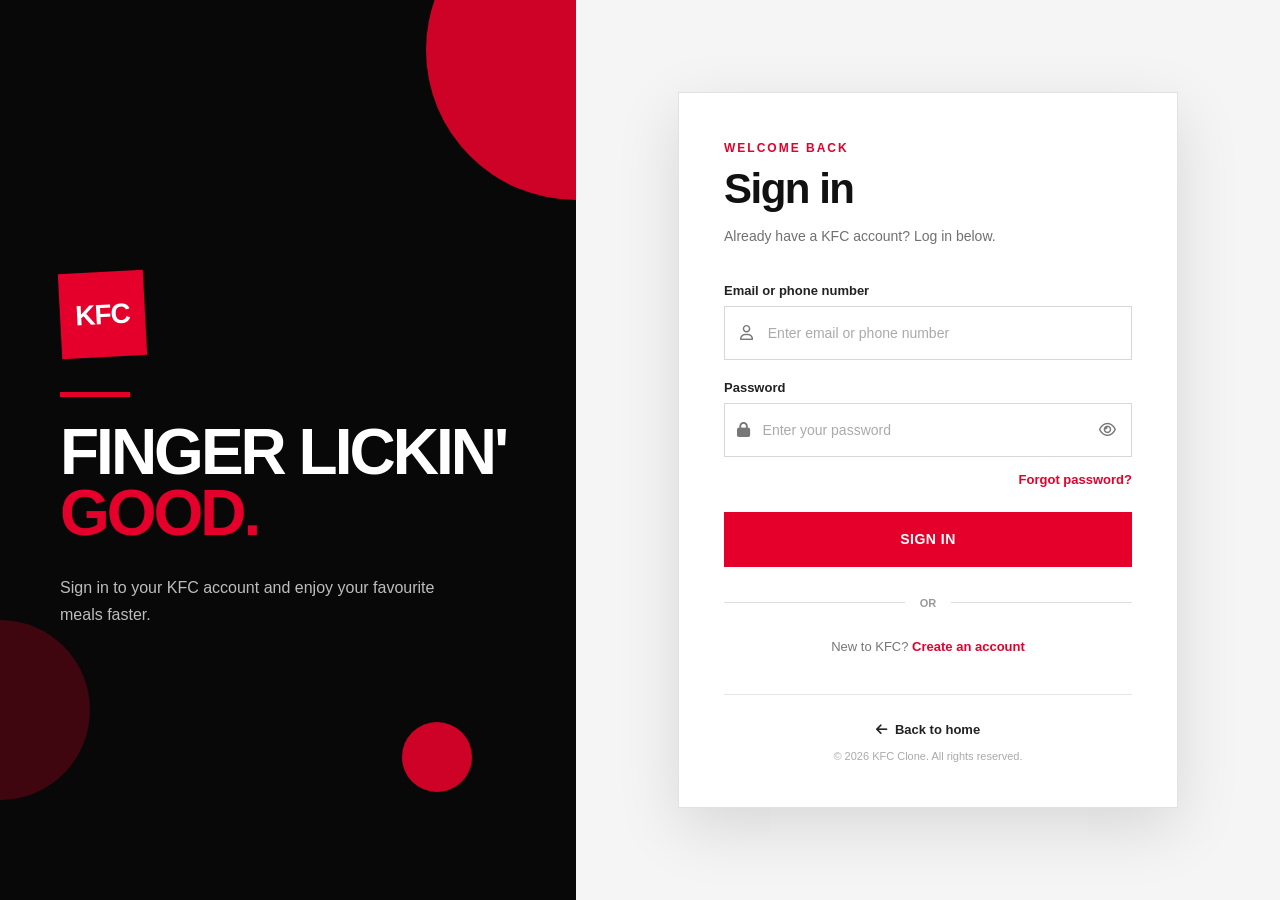
<file: login.html>
<!DOCTYPE html>
<html lang="en">
<head>
    <meta charset="UTF-8">
    <meta name="viewport" content="width=device-width, initial-scale=1.0">

    <title>KFC - Sign In</title>

    <link rel="stylesheet" href="./login.css">

    <link
        rel="stylesheet"
        href="https://cdnjs.cloudflare.com/ajax/libs/font-awesome/6.5.2/css/all.min.css"
    >
</head>

<body>

    <main class="kfc-auth-wrapper">

    
        <section class="kfc-auth-brand">

            <div class="kfc-auth-brand-content">

                <a href="./index.html" class="kfc-auth-logo">
                    KFC
                </a>

                <span class="kfc-auth-brand-line"></span>

                <h1>
                    Finger Lickin'
                    <span>Good.</span>
                </h1>

                <p>
                    Sign in to your KFC account and enjoy
                    your favourite meals faster.
                </p>

            </div>


            <div class="kfc-auth-shape kfc-auth-shape-one"></div>
            <div class="kfc-auth-shape kfc-auth-shape-two"></div>
            <div class="kfc-auth-shape kfc-auth-shape-three"></div>

        </section>



        <section class="kfc-auth-container">

            <div class="kfc-auth-card">



                <section
                    class="kfc-auth-form-section"
                    id="kfc-login"
                >

                    <div class="kfc-auth-heading">

                        <span class="kfc-auth-eyebrow">
                            WELCOME BACK
                        </span>

                        <h2>
                            Sign in
                        </h2>

                        <p>
                            Already have a KFC account?
                            Log in below.
                        </p>

                    </div>


                    <form class="kfc-auth-form">


                        <div class="kfc-auth-input-group">

                            <label for="kfc-login-email">
                                Email or phone number
                            </label>

                            <div class="kfc-auth-input-box">

                                <i class="fa-regular fa-user"></i>

                                <input
                                    type="text"
                                    id="kfc-login-email"
                                    placeholder="Enter email or phone number"
                                    autocomplete="username"
                                >

                            </div>

                        </div>



                        <div class="kfc-auth-input-group">

                            <label for="kfc-login-password">
                                Password
                            </label>

                            <div class="kfc-auth-input-box">

                                <i class="fa-solid fa-lock"></i>

                                <input
                                    type="password"
                                    id="kfc-login-password"
                                    placeholder="Enter your password"
                                    autocomplete="current-password"
                                >

                                <button
                                    type="button"
                                    class="kfc-auth-password-toggle"
                                    data-target="kfc-login-password"
                                    aria-label="Show password"
                                >
                                    <i class="fa-regular fa-eye"></i>
                                </button>

                            </div>

                        </div>



                        <div class="kfc-auth-forgot-row">

                            <a
                                href="#kfc-forgot"
                                class="kfc-auth-link"
                            >
                                Forgot password?
                            </a>

                        </div>



                        <button
                            type="submit"
                            class="kfc-auth-primary-btn"
                        >
                            Sign in
                        </button>

                    </form>



                    <div class="kfc-auth-divider">
                        <span>OR</span>
                    </div>



                    <div class="kfc-auth-switch">

                        <p>
                            New to KFC?
                            <a href="#kfc-signup">
                                Create an account
                            </a>
                        </p>

                    </div>


                </section>



      

                <section
                    class="kfc-auth-form-section"
                    id="kfc-signup"
                >

                    <div class="kfc-auth-heading">

                        <span class="kfc-auth-eyebrow">
                            JOIN KFC
                        </span>

                        <h2>
                            Create account
                        </h2>

                        <p>
                            Create your account and order
                            your favourite food easily.
                        </p>

                    </div>


                    <form class="kfc-auth-form">


                        <div class="kfc-auth-input-group">

                            <label for="kfc-signup-name">
                                Full name
                            </label>

                            <div class="kfc-auth-input-box">

                                <i class="fa-regular fa-user"></i>

                                <input
                                    type="text"
                                    id="kfc-signup-name"
                                    placeholder="Enter your full name"
                                    autocomplete="name"
                                >

                            </div>

                        </div>



                        <div class="kfc-auth-input-group">

                            <label for="kfc-signup-email">
                                Email address
                            </label>

                            <div class="kfc-auth-input-box">

                                <i class="fa-regular fa-envelope"></i>

                                <input
                                    type="email"
                                    id="kfc-signup-email"
                                    placeholder="Enter your email"
                                    autocomplete="email"
                                >

                            </div>

                        </div>



                        <div class="kfc-auth-input-group">

                            <label for="kfc-signup-password">
                                Password
                            </label>

                            <div class="kfc-auth-input-box">

                                <i class="fa-solid fa-lock"></i>

                                <input
                                    type="password"
                                    id="kfc-signup-password"
                                    placeholder="Create a password"
                                    autocomplete="new-password"
                                >

                                <button
                                    type="button"
                                    class="kfc-auth-password-toggle"
                                    data-target="kfc-signup-password"
                                    aria-label="Show password"
                                >
                                    <i class="fa-regular fa-eye"></i>
                                </button>

                            </div>

                        </div>


                        <button
                            type="submit"
                            class="kfc-auth-primary-btn"
                        >
                            Create account
                        </button>

                    </form>


                    <div class="kfc-auth-switch">

                        <p>
                            Already have an account?
                            <a href="#kfc-login">
                                Sign in
                            </a>
                        </p>

                    </div>

                </section>



          
                <section
                    class="kfc-auth-form-section"
                    id="kfc-forgot"
                >

                    <div class="kfc-auth-heading">

                        <span class="kfc-auth-eyebrow">
                            ACCOUNT RECOVERY
                        </span>

                        <h2>
                            Forgot password?
                        </h2>

                        <p>
                            Enter your email address and we'll
                            help you reset your password.
                        </p>

                    </div>


                    <form class="kfc-auth-form">

                        <div class="kfc-auth-input-group">

                            <label for="kfc-forgot-email">
                                Email address
                            </label>

                            <div class="kfc-auth-input-box">

                                <i class="fa-regular fa-envelope"></i>

                                <input
                                    type="email"
                                    id="kfc-forgot-email"
                                    placeholder="Enter your email"
                                    autocomplete="email"
                                >

                            </div>

                        </div>


                        <button
                            type="submit"
                            class="kfc-auth-primary-btn"
                        >
                            Send reset link
                        </button>

                    </form>


                    <div class="kfc-auth-switch">

                        <p>
                            Remember your password?
                            <a href="#kfc-login">
                                Back to sign in
                            </a>
                        </p>

                    </div>

                </section>



            

                <section
                    class="kfc-auth-form-section"
                    id="kfc-reset"
                >

                    <div class="kfc-auth-heading">

                        <span class="kfc-auth-eyebrow">
                            RESET PASSWORD
                        </span>

                        <h2>
                            Create new password
                        </h2>

                        <p>
                            Choose a strong new password
                            for your account.
                        </p>

                    </div>


                    <form class="kfc-auth-form">


                        <div class="kfc-auth-input-group">

                            <label for="kfc-reset-password">
                                New password
                            </label>

                            <div class="kfc-auth-input-box">

                                <i class="fa-solid fa-lock"></i>

                                <input
                                    type="password"
                                    id="kfc-reset-password"
                                    placeholder="Enter new password"
                                    autocomplete="new-password"
                                >

                                <button
                                    type="button"
                                    class="kfc-auth-password-toggle"
                                    data-target="kfc-reset-password"
                                    aria-label="Show password"
                                >
                                    <i class="fa-regular fa-eye"></i>
                                </button>

                            </div>

                        </div>



                        <div class="kfc-auth-input-group">

                            <label for="kfc-reset-confirm">
                                Confirm password
                            </label>

                            <div class="kfc-auth-input-box">

                                <i class="fa-solid fa-lock"></i>

                                <input
                                    type="password"
                                    id="kfc-reset-confirm"
                                    placeholder="Confirm new password"
                                    autocomplete="new-password"
                                >

                                <button
                                    type="button"
                                    class="kfc-auth-password-toggle"
                                    data-target="kfc-reset-confirm"
                                    aria-label="Show password"
                                >
                                    <i class="fa-regular fa-eye"></i>
                                </button>

                            </div>

                        </div>


                        <button
                            type="submit"
                            class="kfc-auth-primary-btn"
                        >
                            Reset password
                        </button>

                    </form>


                    <div class="kfc-auth-switch">

                        <p>
                            <a href="#kfc-login">
                                Back to sign in
                            </a>
                        </p>

                    </div>

                </section>


                <!-- =====================================
                     FOOTER
                ====================================== -->

                <footer class="kfc-auth-footer">

                    <a href="./index.html">
                        <i class="fa-solid fa-arrow-left"></i>
                        Back to home
                    </a>

                    <p>
                        © 2026 KFC Clone. All rights reserved.
                    </p>

                </footer>


            </div>

        </section>

    </main>



 

    <script>


        const kfcAuthPasswordButtons =
            document.querySelectorAll(
                ".kfc-auth-password-toggle"
            );


        kfcAuthPasswordButtons.forEach(button => {

            button.addEventListener("click", () => {

                const targetId =
                    button.getAttribute("data-target");

                const passwordInput =
                    document.getElementById(targetId);

                const icon =
                    button.querySelector("i");


                if (passwordInput.type === "password") {

                    passwordInput.type = "text";

                    icon.classList.remove(
                        "fa-eye"
                    );

                    icon.classList.add(
                        "fa-eye-slash"
                    );

                    button.setAttribute(
                        "aria-label",
                        "Hide password"
                    );

                } else {

                    passwordInput.type = "password";

                    icon.classList.remove(
                        "fa-eye-slash"
                    );

                    icon.classList.add(
                        "fa-eye"
                    );

                    button.setAttribute(
                        "aria-label",
                        "Show password"
                    );

                }

            });

        });



      

        const kfcAuthSections =
            document.querySelectorAll(
                ".kfc-auth-form-section"
            );


        function kfcShowAuthSection(sectionId) {

        

            kfcAuthSections.forEach(section => {

                section.style.display = "none";

            });



            if (!sectionId) {

                sectionId = "#kfc-login";

            }



            const targetSection =
                document.querySelector(sectionId);



            if (targetSection) {

                targetSection.style.display = "block";

            } else {

            

                document.querySelector(
                    "#kfc-login"
                ).style.display = "block";

            }

        }




        window.addEventListener(
            "hashchange",
            () => {

                kfcShowAuthSection(
                    window.location.hash
                );

            }
        );




        kfcShowAuthSection(
            window.location.hash
        );

    </script>

</body>
</html>
</file>
<file: login.css>
* {
    margin: 0;
    padding: 0;
    box-sizing: border-box;
}


html {
    scroll-behavior: smooth;
}


body {
    min-height: 100vh;
    font-family: Arial, Helvetica, sans-serif;
    background: #080808;
    color: #111;
}


button,
input {
    font-family: inherit;
}


button {
    cursor: pointer;
}


a {
    text-decoration: none;
}




.kfc-auth-wrapper {
    min-height: 100vh;
    width: 100%;
    display: flex;
}



.kfc-auth-brand {
    position: relative;

    width: 45%;
    min-height: 100vh;

    overflow: hidden;

    background: #080808;
    color: white;

    display: flex;
    align-items: center;
    justify-content: center;

    padding: 60px;
}


.kfc-auth-brand-content {
    position: relative;
    z-index: 5;

    width: 100%;
    max-width: 500px;
}




.kfc-auth-logo {
    display: inline-flex;

    align-items: center;
    justify-content: center;

    width: 85px;
    height: 85px;

    margin-bottom: 35px;

    background: #e4002b;
    color: white;

    font-size: 28px;
    font-weight: 900;

    letter-spacing: -1px;

    transform: rotate(-3deg);

    transition: 0.3s ease;
}


.kfc-auth-logo:hover {
    transform: rotate(0deg) scale(1.05);
}



.kfc-auth-brand-line {
    display: block;

    width: 70px;
    height: 5px;

    margin-bottom: 25px;

    background: #e4002b;
}



.kfc-auth-brand h1 {
    max-width: 450px;

    font-size: clamp(45px, 5vw, 76px);
    line-height: 0.95;

    font-weight: 900;

    text-transform: uppercase;

    letter-spacing: -3px;
}


.kfc-auth-brand h1 span {
    display: block;

    color: #e4002b;
}


.kfc-auth-brand-content p {
    max-width: 420px;

    margin-top: 30px;

    color: #bdbdbd;

    font-size: 16px;
    line-height: 1.7;
}




.kfc-auth-shape {
    position: absolute;

    border-radius: 50%;

    background: #e4002b;

    opacity: 0.9;
}


.kfc-auth-shape-one {
    width: 300px;
    height: 300px;

    right: -150px;
    top: -100px;
}


.kfc-auth-shape-two {
    width: 180px;
    height: 180px;

    left: -90px;
    bottom: 100px;

    opacity: 0.25;
}


.kfc-auth-shape-three {
    width: 70px;
    height: 70px;

    right: 18%;
    bottom: 12%;
}




.kfc-auth-container {
    width: 55%;
    min-height: 100vh;

    background: #f5f5f5;

    display: flex;
    align-items: center;
    justify-content: center;

    padding: 50px 30px;
}




.kfc-auth-card {
    width: 100%;
    max-width: 500px;

    padding: 45px;

    background: #ffffff;

    border: 1px solid #e2e2e2;

    box-shadow:
        0 20px 60px rgba(0, 0, 0, 0.12);
}




.kfc-auth-form-section {
    display: none;
}




.kfc-auth-heading {
    margin-bottom: 35px;
}


.kfc-auth-eyebrow {
    display: inline-block;

    margin-bottom: 10px;

    color: #e4002b;

    font-size: 12px;
    font-weight: 800;

    letter-spacing: 2px;
}


.kfc-auth-heading h2 {
    color: #111;

    font-size: 42px;
    font-weight: 900;

    letter-spacing: -1.5px;
}


.kfc-auth-heading p {
    margin-top: 12px;

    color: #707070;

    font-size: 14px;
    line-height: 1.6;
}




.kfc-auth-form {
    width: 100%;
}



.kfc-auth-input-group {
    width: 100%;

    margin-bottom: 20px;
}


.kfc-auth-input-group label {
    display: block;

    margin-bottom: 8px;

    color: #222;

    font-size: 13px;
    font-weight: 700;
}



.kfc-auth-input-box {
    position: relative;

    width: 100%;

    display: flex;
    align-items: center;

    border: 1px solid #d7d7d7;

    background: #fff;

    transition: 0.25s ease;
}


.kfc-auth-input-box:focus-within {
    border-color: #e4002b;

    box-shadow:
        0 0 0 3px rgba(228, 0, 43, 0.08);
}


.kfc-auth-input-box > i {
    width: 48px;

    text-align: center;

    color: #777;

    font-size: 15px;
}


.kfc-auth-input-box input {
    width: 100%;

    height: 52px;

    border: none;
    outline: none;

    padding: 0 12px 0 0;

    color: #111;

    background: transparent;

    font-size: 14px;
}


.kfc-auth-input-box input::placeholder {
    color: #aaa;
}




.kfc-auth-password-toggle {
    width: 48px;
    height: 52px;

    flex-shrink: 0;

    border: none;

    background: transparent;

    color: #777;

    font-size: 15px;
}


.kfc-auth-password-toggle:hover {
    color: #e4002b;
}



.kfc-auth-forgot-row {
    display: flex;

    justify-content: flex-end;

    margin: -5px 0 25px;
}


.kfc-auth-link {
    color: #e4002b;

    font-size: 13px;
    font-weight: 700;

    transition: 0.2s ease;
}


.kfc-auth-link:hover {
    color: #111;

    text-decoration: underline;
}




.kfc-auth-primary-btn {
    width: 100%;
    height: 55px;

    border: none;

    background: #e4002b;
    color: #fff;

    font-size: 14px;
    font-weight: 800;

    text-transform: uppercase;

    letter-spacing: 0.5px;

    transition:
        background 0.25s ease,
        transform 0.25s ease;
}


.kfc-auth-primary-btn:hover {
    background: #bd0025;

    transform: translateY(-2px);
}


.kfc-auth-primary-btn:active {
    transform: translateY(0);
}




.kfc-auth-divider {
    width: 100%;

    display: flex;
    align-items: center;

    gap: 15px;

    margin: 30px 0;
}


.kfc-auth-divider::before,
.kfc-auth-divider::after {
    content: "";

    flex: 1;

    height: 1px;

    background: #dedede;
}


.kfc-auth-divider span {
    color: #999;

    font-size: 11px;
    font-weight: 700;
}



.kfc-auth-switch {
    text-align: center;
}


.kfc-auth-switch p {
    color: #777;

    font-size: 13px;
}


.kfc-auth-switch a {
    color: #e4002b;

    font-weight: 800;
}


.kfc-auth-switch a:hover {
    text-decoration: underline;
}




.kfc-auth-footer {
    margin-top: 40px;

    padding-top: 25px;

    border-top: 1px solid #e5e5e5;

    text-align: center;
}


.kfc-auth-footer a {
    display: inline-flex;

    align-items: center;

    gap: 8px;

    color: #222;

    font-size: 13px;
    font-weight: 700;
}


.kfc-auth-footer a:hover {
    color: #e4002b;
}


.kfc-auth-footer p {
    margin-top: 12px;

    color: #aaa;

    font-size: 11px;
}



@media (max-width: 950px) {

    .kfc-auth-brand {
        width: 40%;

        padding: 40px;
    }


    .kfc-auth-container {
        width: 60%;

        padding: 35px 20px;
    }


    .kfc-auth-card {
        padding: 35px;
    }


    .kfc-auth-brand h1 {
        font-size: 50px;
    }

}




@media (max-width: 700px) {

    .kfc-auth-wrapper {
        display: block;
    }


    .kfc-auth-brand {
        width: 100%;
        min-height: 330px;

        padding: 45px 25px;

        align-items: flex-start;
    }


    .kfc-auth-brand-content {
        max-width: 600px;
    }


    .kfc-auth-logo {
        width: 65px;
        height: 65px;

        margin-bottom: 25px;

        font-size: 21px;
    }


    .kfc-auth-brand-line {
        width: 50px;
        height: 4px;

        margin-bottom: 18px;
    }


    .kfc-auth-brand h1 {
        font-size: clamp(38px, 10vw, 55px);

        letter-spacing: -2px;
    }


    .kfc-auth-brand-content p {
        margin-top: 18px;

        font-size: 13px;
    }


    .kfc-auth-shape-one {
        width: 180px;
        height: 180px;

        right: -90px;
        top: -80px;
    }


    .kfc-auth-shape-two {
        width: 100px;
        height: 100px;

        left: -50px;
        bottom: -40px;
    }


    .kfc-auth-shape-three {
        display: none;
    }


    .kfc-auth-container {
        width: 100%;
        min-height: auto;

        padding: 30px 18px 40px;
    }


    .kfc-auth-card {
        max-width: 550px;

        padding: 30px 22px;

        box-shadow:
            0 10px 35px rgba(0, 0, 0, 0.1);
    }


    .kfc-auth-heading {
        margin-bottom: 28px;
    }


    .kfc-auth-heading h2 {
        font-size: 34px;
    }

}




@media (max-width: 400px) {

    .kfc-auth-brand {
        min-height: 300px;

        padding: 35px 20px;
    }


    .kfc-auth-brand h1 {
        font-size: 35px;
    }


    .kfc-auth-container {
        padding: 20px 12px 30px;
    }


    .kfc-auth-card {
        padding: 25px 18px;
    }


    .kfc-auth-heading h2 {
        font-size: 30px;
    }


    .kfc-auth-heading p {
        font-size: 13px;
    }


    .kfc-auth-input-box input {
        height: 50px;

        font-size: 13px;
    }


    .kfc-auth-password-toggle {
        height: 50px;
    }


    .kfc-auth-primary-btn {
        height: 52px;
    }

}




@media (max-width: 320px) {

    .kfc-auth-brand {
        min-height: 280px;

        padding: 30px 16px;
    }


    .kfc-auth-brand h1 {
        font-size: 31px;
    }


    .kfc-auth-card {
        padding: 22px 15px;
    }


    .kfc-auth-heading h2 {
        font-size: 27px;
    }

}
</file>
